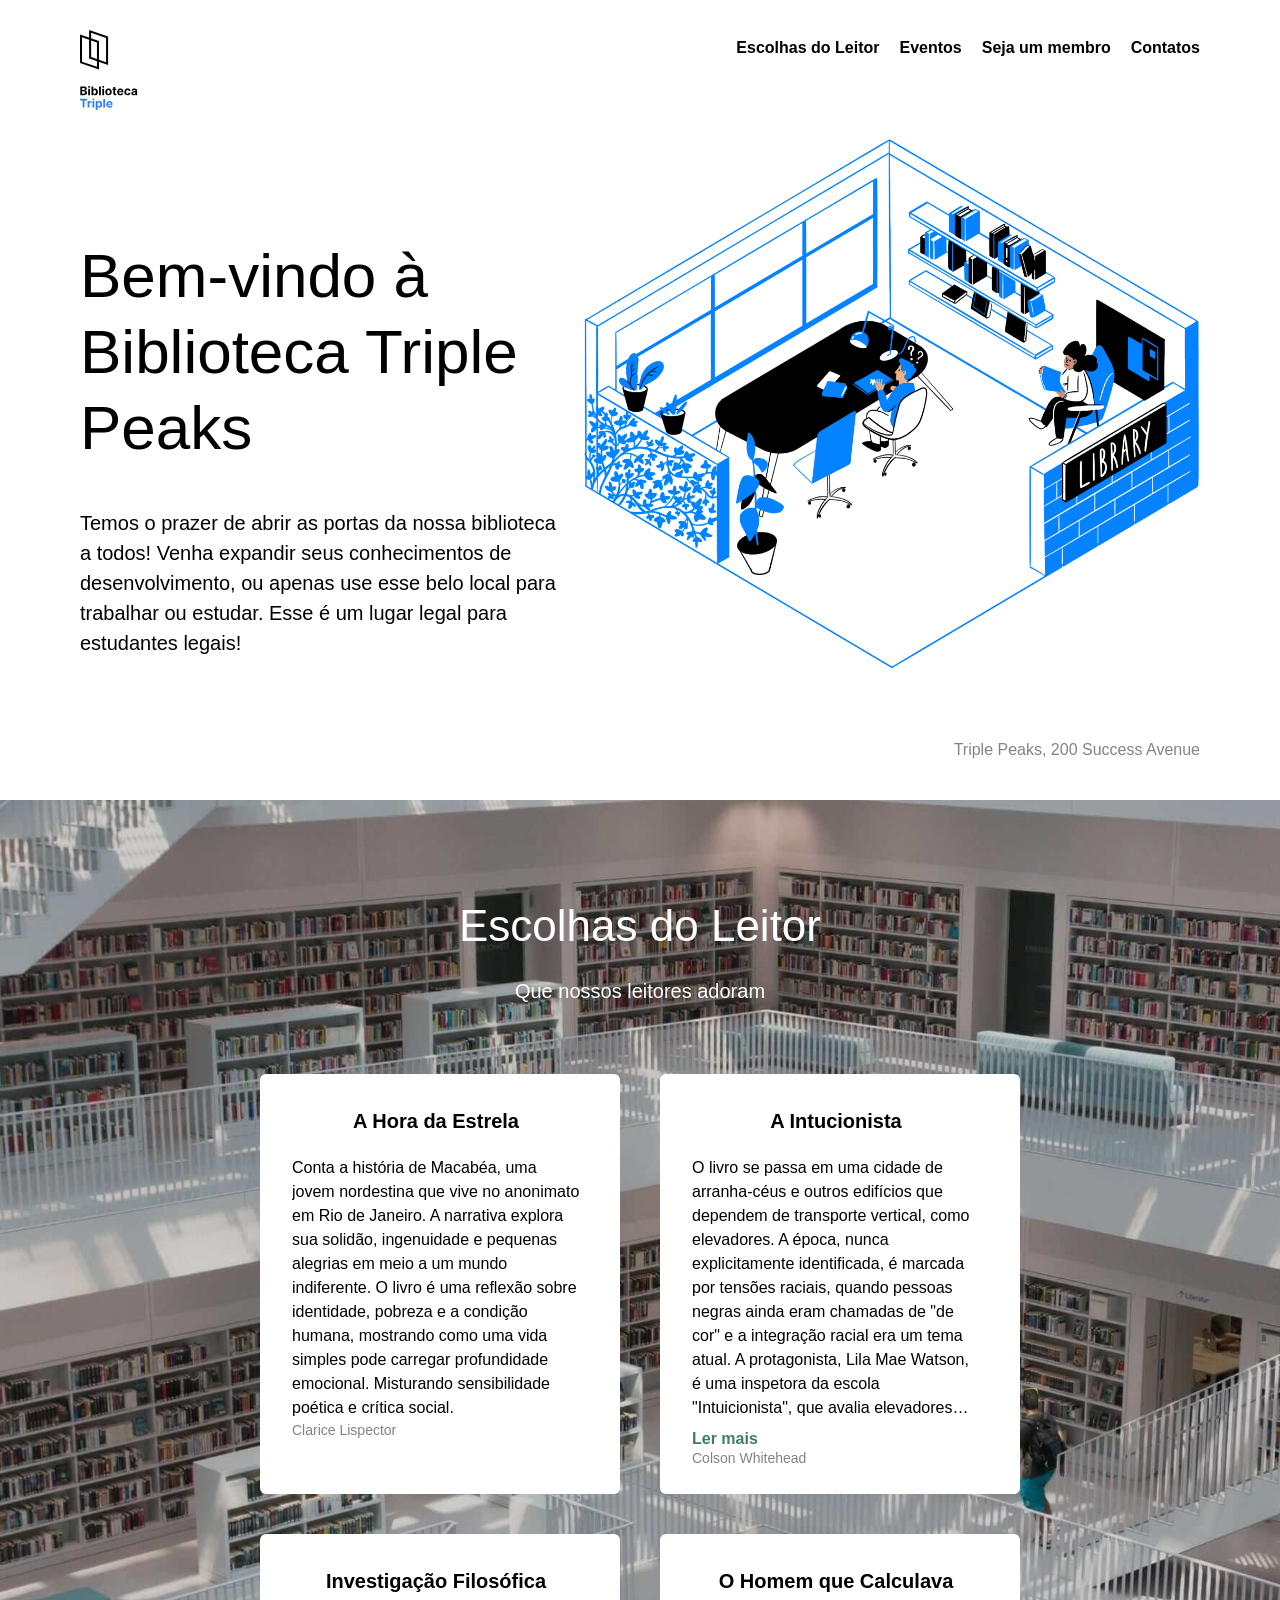
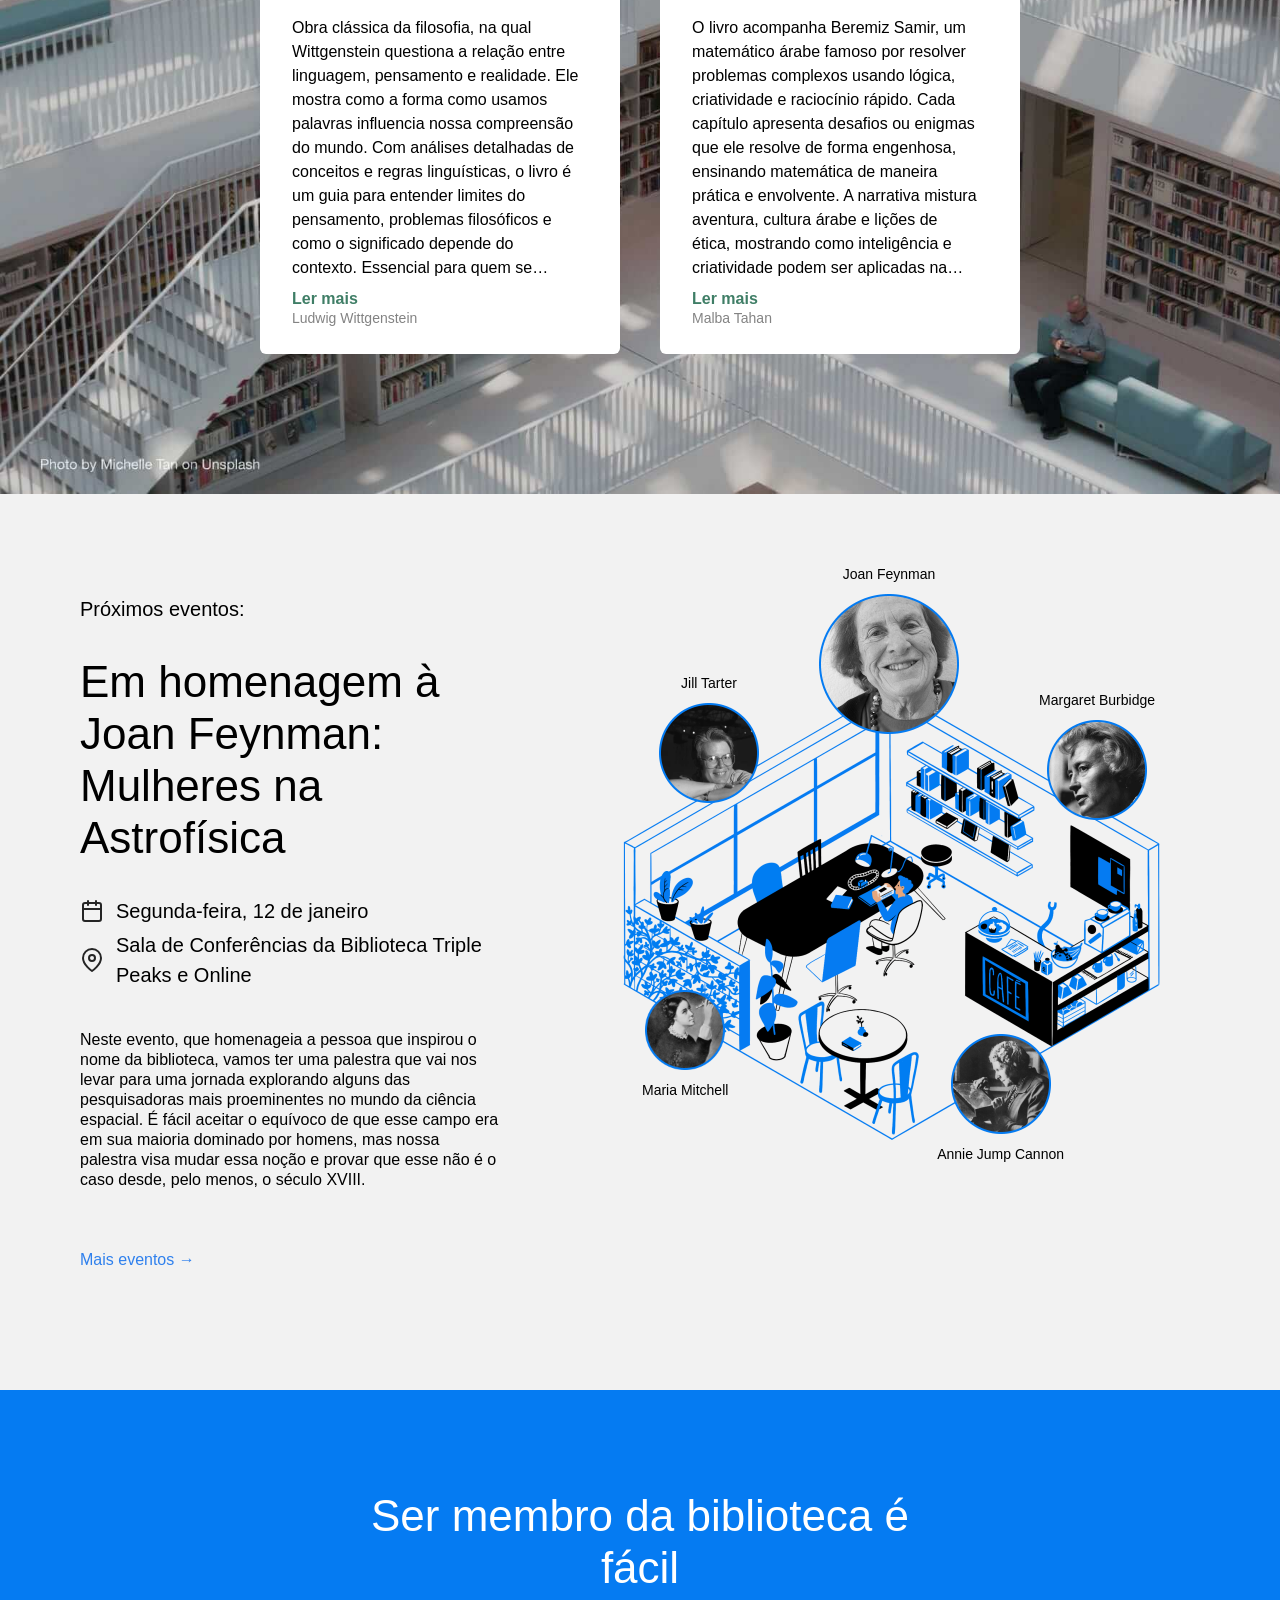
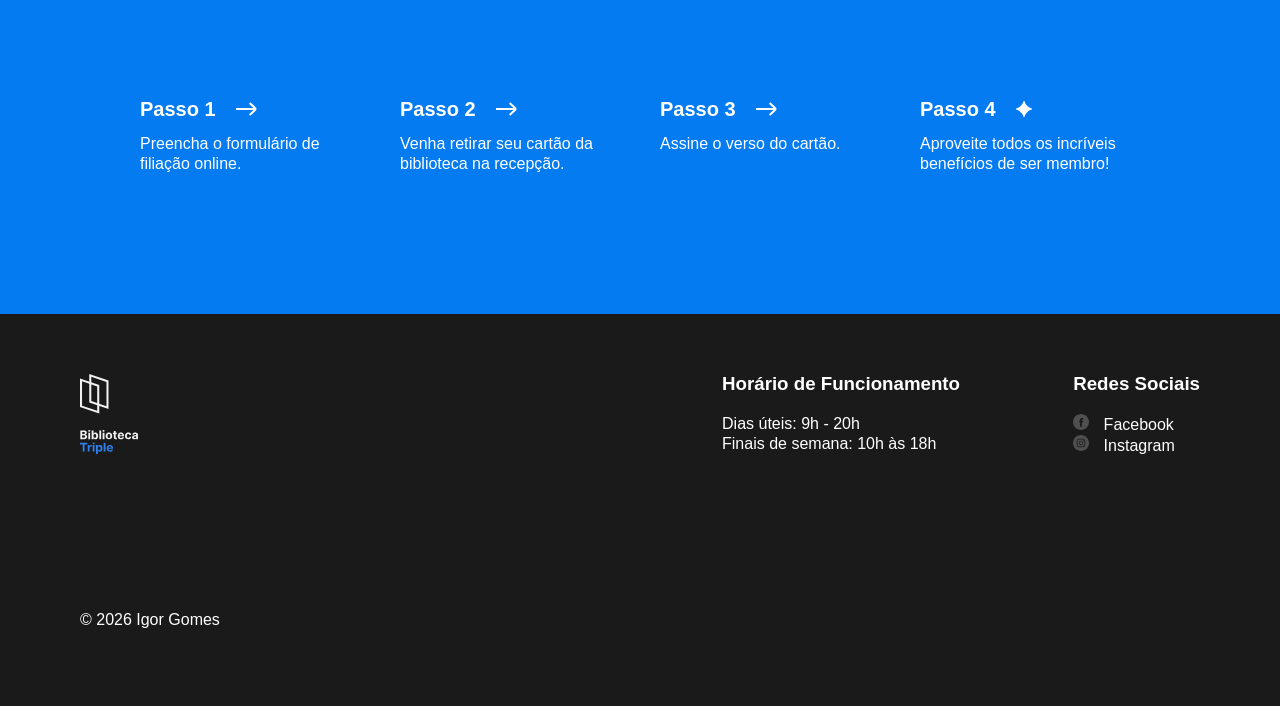
<file: index.html>
<!doctype html>
<html lang="pt">
  <head>
    <meta charset="UTF-8" />
    <meta name="viewport" content="width=device-width, initial-scale=1.0" />
    <title>Biblioteca Triple Peaks</title>
    <link rel="shortcut icon" href="favicon.ico" />
    <link rel="stylesheet" href="./vendor/normalize.css" />
    <link rel="stylesheet" href="./styles/style.css" />
  </head>

  <body>
    <div class="page">
      <header class="header">
        <nav class="nav">
          <img
            src="./images/logo.svg"
            alt="Logotipo da Biblioteca Triple Peaks"
            class="nav__logo"
          />
          <ul class="nav__links">
            <li>
              <a href="#staff" class="nav__link">Escolhas do Leitor</a>
            </li>
            <li>
              <a href="#events" class="nav__link">Eventos</a>
            </li>
            <li>
              <a href="#membership" class="nav__link">Seja um membro</a>
            </li>
            <li>
              <a href="#footer" class="nav__link">Contatos</a>
            </li>
          </ul>
        </nav>
        <div class="header__content">
          <div>
            <h1 class="header__title">Bem-vindo à Biblioteca Triple Peaks</h1>
            <p class="header__description">
              Temos o prazer de abrir as portas da nossa biblioteca a todos!
              Venha expandir seus conhecimentos de desenvolvimento, ou apenas
              use esse belo local para trabalhar ou estudar. Esse é um lugar
              legal para estudantes legais!
            </p>
          </div>
          <img
            src="./images/inside_the_library.png"
            alt="Ilustração 'Dentro da biblioteca'"
            class="header__image"
          />
        </div>
        <div class="header__footer">
          <p class="header__address">Triple Peaks, 200 Success Avenue</p>
        </div>
      </header>

      <main class="content">
        <section id="staff" class="staff">
          <h2 class="staff__title">Escolhas do Leitor</h2>
          <p class="staff__subtitle">Que nossos leitores adoram</p>
          <ul class="staff__cards">
            <li class="card">
              <div class="card__content">
                <h3 class="card__title">A Hora da Estrela</h3>
                <p class="card__text">
                  Conta a história de Macabéa, uma jovem nordestina que vive no
                  anonimato em Rio de Janeiro. A narrativa explora sua solidão,
                  ingenuidade e pequenas alegrias em meio a um mundo
                  indiferente. O livro é uma reflexão sobre identidade, pobreza
                  e a condição humana, mostrando como uma vida simples pode
                  carregar profundidade emocional. Misturando sensibilidade
                  poética e crítica social.
                </p>
                <p class="card__footer">Clarice Lispector</p>
              </div>
            </li>

            <li class="card card2">
              <div class="card__content">
                <h3 class="card__title">A Intucionista</h3>
                <p class="card__text">
                  O livro se passa em uma cidade de arranha-céus e outros
                  edifícios que dependem de transporte vertical, como
                  elevadores. A época, nunca explicitamente identificada, é
                  marcada por tensões raciais, quando pessoas negras ainda eram
                  chamadas de "de cor" e a integração racial era um tema atual.
                  A protagonista, Lila Mae Watson, é uma inspetora da escola
                  "Intuicionista", que avalia elevadores andando e intuindo seu
                  estado, ao contrário dos "Empiristas", que seguem métodos
                  tradicionais baseados em instrumentos. A obra aborda temas
                  como progresso, perfeição, ética e preconceito, mostrando como
                  escolhas individuais podem impactar sistemas maiores.
                </p>
                <button class="card__lermais">Ler mais</button>
                <p class="card__footer">Colson Whitehead</p>
              </div>
            </li>

            <li class="card">
              <div class="card__content">
                <h3 class="card__title">Investigação Filosófica</h3>
                <p class="card__text">
                  Obra clássica da filosofia, na qual Wittgenstein questiona a
                  relação entre linguagem, pensamento e realidade. Ele mostra
                  como a forma como usamos palavras influencia nossa compreensão
                  do mundo. Com análises detalhadas de conceitos e regras
                  linguísticas, o livro é um guia para entender limites do
                  pensamento, problemas filosóficos e como o significado depende
                  do contexto. Essencial para quem se interessa por lógica,
                  filosofia da linguagem e epistemologia.
                </p>
                <button class="card__lermais">Ler mais</button>
                <p class="card__footer">Ludwig Wittgenstein</p>
              </div>
            </li>

            <li class="card">
              <div class="card__content">
                <h3 class="card__title">O Homem que Calculava</h3>
                <p class="card__text">
                  O livro acompanha Beremiz Samir, um matemático árabe famoso
                  por resolver problemas complexos usando lógica, criatividade e
                  raciocínio rápido. Cada capítulo apresenta desafios ou enigmas
                  que ele resolve de forma engenhosa, ensinando matemática de
                  maneira prática e envolvente. A narrativa mistura aventura,
                  cultura árabe e lições de ética, mostrando como inteligência e
                  criatividade podem ser aplicadas na vida cotidiana para
                  resolver problemas e ajudar os outros.
                </p>
                <button class="card__lermais">Ler mais</button>
                <p class="card__footer">Malba Tahan</p>
              </div>
            </li>
          </ul>
        </section>
        <section id="events" class="events">
          <div class="events__content">
            <h2 class="events__heading">Próximos eventos:</h2>
            <h3 class="events__title">
              Em homenagem à Joan Feynman: Mulheres na Astrofísica
            </h3>
            <div class="event-info events__info-section">
              <div class="event-info__item">
                <img
                  src="./images/icon_calendar.svg"
                  alt="Calendar icon"
                  class="event-info__icon"
                />
                <p class="event-info__text">Segunda-feira, 12 de janeiro</p>
              </div>
              <div class="event-info__item">
                <img
                  src="./images/icon_pin.svg"
                  alt="Pin icon"
                  class="event-info__icon"
                />
                <p class="event-info__text">
                  Sala de Conferências da Biblioteca Triple Peaks e Online
                </p>
              </div>
            </div>
            <p class="events__description">
              Neste evento, que homenageia a pessoa que inspirou o nome da
              biblioteca, vamos ter uma palestra que vai nos levar para uma
              jornada explorando alguns das pesquisadoras mais proeminentes no
              mundo da ciência espacial. É fácil aceitar o equívoco de que esse
              campo era em sua maioria dominado por homens, mas nossa palestra
              visa mudar essa noção e provar que esse não é o caso desde, pelo
              menos, o século XVIII.
            </p>
            <a href="#" class="events__more">Mais eventos &rarr;</a>
          </div>
          <!-- Comece a criar a composição aqui -->
          <div class="events__cover">
            <img
              src="./images/cafe.png"
              alt="Pessoas em um café"
              class="events__image"
            />
            <div class="person person_name_feynman">
              <p class="person__caption">Joan Feynman</p>

              <img
                src="./images/person_feynman.png"
                alt="Joan Feynman"
                class="person__image person__image_size_l"
              />
            </div>
            <div class="person person_name_tarter">
              <p class="person__caption">Jill Tarter</p>

              <img
                src="./images/person_tarter.png"
                alt="Jill Tarter"
                class="person__image person__image_size_m"
              />
            </div>
            <div class="person person_name_burbidge">
              <p class="person__caption">Margaret Burbidge</p>

              <img
                src="./images/person_burbidge.png"
                alt="Margaret Burbidge"
                class="person__image person__image_size_m"
              />
            </div>
            <div class="person person_name_cannon">
              <img
                src="./images/person_cannon.png"
                alt="Annie Jump Cannon"
                class="person__image person__image_size_m"
              />
              <p class="person__caption">Annie Jump Cannon</p>
            </div>
            <div class="person person_name_mitchell">
              <img
                src="./images/person_mitchell.png"
                alt="Maria Mitchell"
                class="person__image person__image_size_s"
              />
              <p class="person__caption">Maria Mitchell</p>
            </div>
          </div>
        </section>
        <section id="membership" class="membership">
          <h2 class="membership__title">Ser membro da biblioteca é fácil</h2>
          <ul class="membership__steps">
            <li class="step">
              <h3 class="step__title">
                Passo 1
                <img
                  src="./images/icon_step_forward.svg"
                  alt="icon forward"
                  class="step__icon"
                />
              </h3>
              <p class="step__description">
                Preencha o formulário de filiação online.
              </p>
            </li>
            <li class="step">
              <h3 class="step__title">
                Passo 2
                <img
                  src="./images/icon_step_forward.svg"
                  alt="icon forward"
                  class="step__icon"
                />
              </h3>
              <p class="step__description">
                Venha retirar seu cartão da biblioteca na recepção.
              </p>
            </li>
            <li class="step">
              <h3 class="step__title">
                Passo 3
                <img
                  src="./images/icon_step_forward.svg"
                  alt="icon forward"
                  class="step__icon"
                />
              </h3>
              <p class="step__description">Assine o verso do cartão.</p>
            </li>
            <li class="step">
              <h3 class="step__title">
                Passo 4
                <img
                  src="./images/icon_step_finish.svg"
                  alt="icon finish"
                  class="step__icon"
                />
              </h3>
              <p class="step__description">
                Aproveite todos os incríveis benefícios de ser membro!
              </p>
            </li>
          </ul>
        </section>
      </main>
      <footer class="footer" id="footer">
        <div class="footer__columns">
          <div class="footer__column">
            <img
              src="images/logo_white.svg"
              alt="Biblioteca Triple"
              class="footer__logo"
            />
          </div>

          <div class="footer__column footer__column_content_hours">
            <h3 class="footer__column-heading">Horário de Funcionamento</h3>
            <ul class="footer__list">
              <li class="footer__list-item">Dias úteis: 9h - 20h</li>
              <li class="footer__list-item">Finais de semana: 10h às 18h</li>
            </ul>
          </div>

          <div class="footer__column footer__column_content_social">
            <h3 class="footer__column-heading">Redes Sociais</h3>
            <ul class="footer__list">
              <li class="footer__list-item">
                <a href="#" class="footer__column-link">
                  <img
                    src="./images/facebook_white.svg"
                    class="footer__social-icon"
                  />
                  Facebook
                </a>
              </li>

              <li class="footer__list-item">
                <a href="#" class="footer__column-link">
                  <img
                    src="./images/instagram_white.svg"
                    class="footer__social-icon"
                  />
                  Instagram
                </a>
              </li>
            </ul>
          </div>
        </div>

        <p class="footer__copyright">© 2026 Igor Gomes</p>
      </footer>
    </div>
    <div id="modal" class="modal">
      <div class="modal__content">
        <span class="modal__close">&times;</span>
        <p id="modal-text"></p>
      </div>
    </div>
    <script src="script.js"></script>
  </body>
</html>
</file>
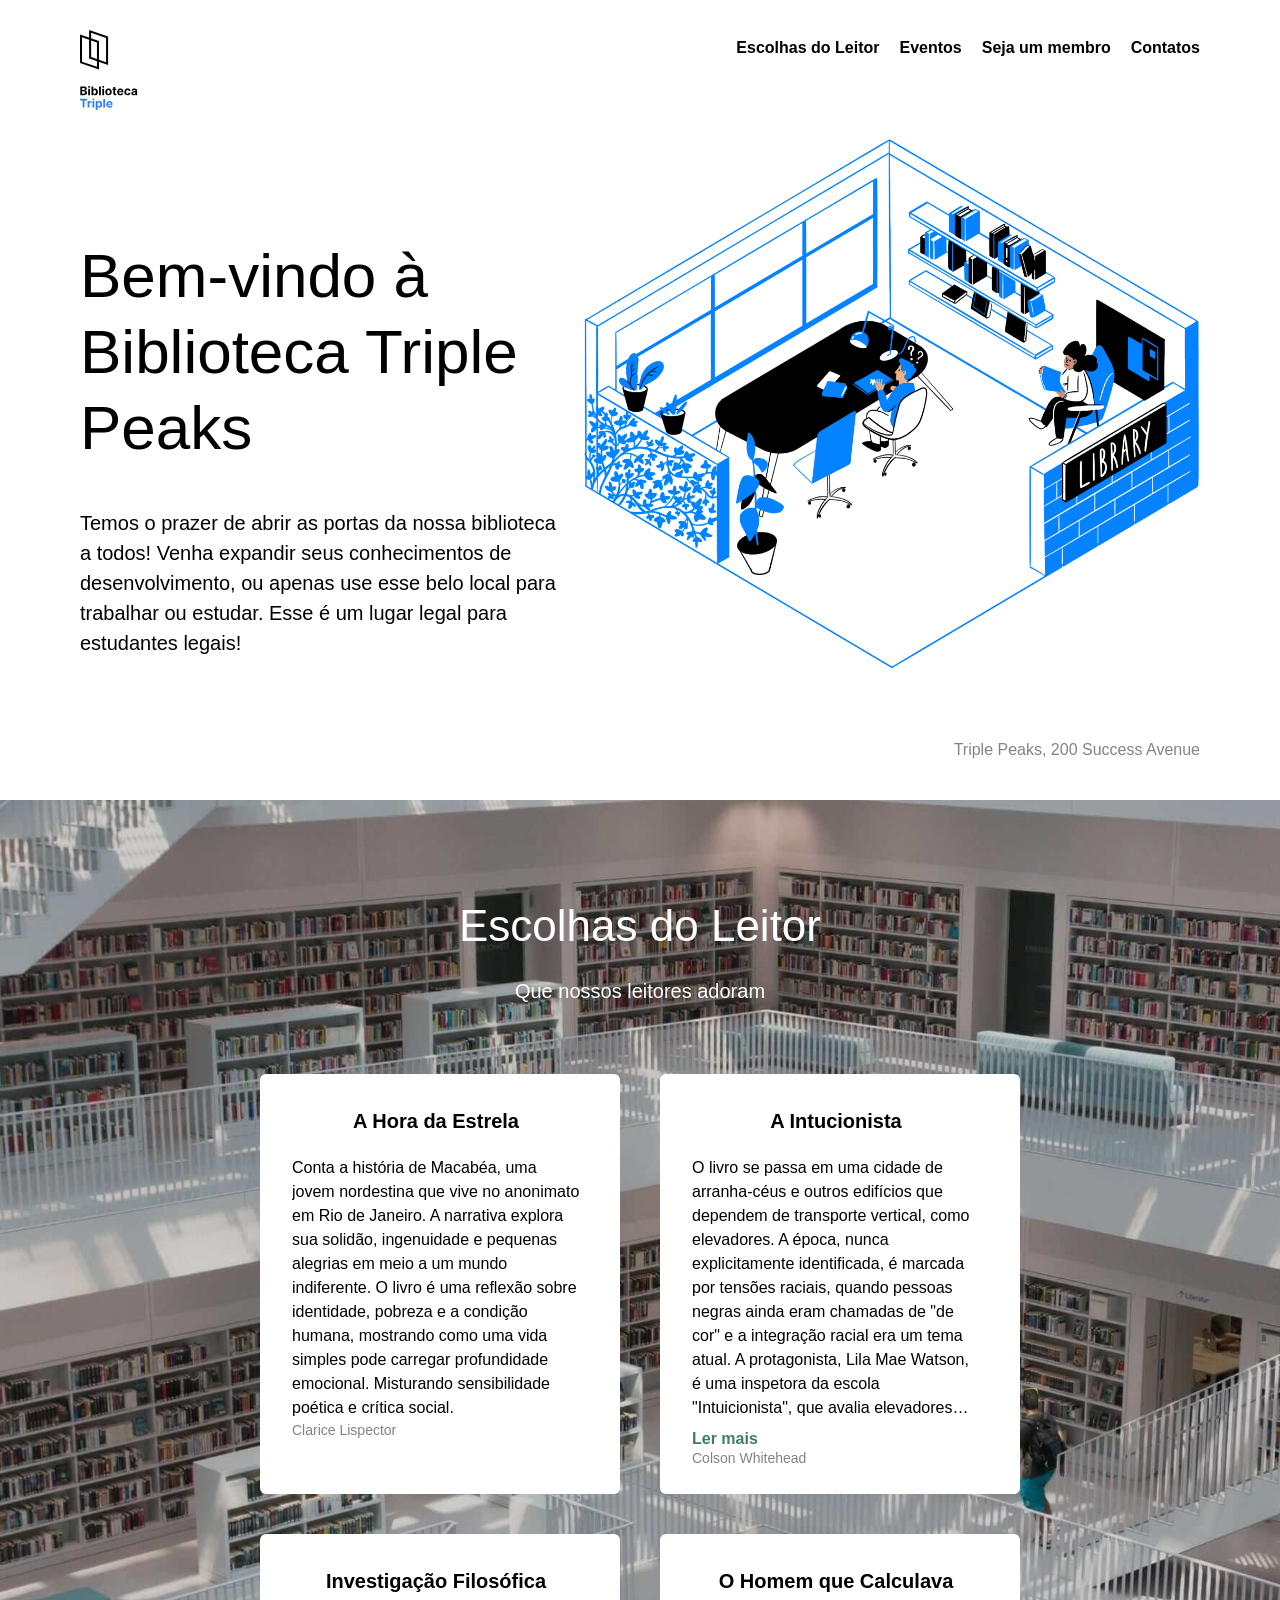
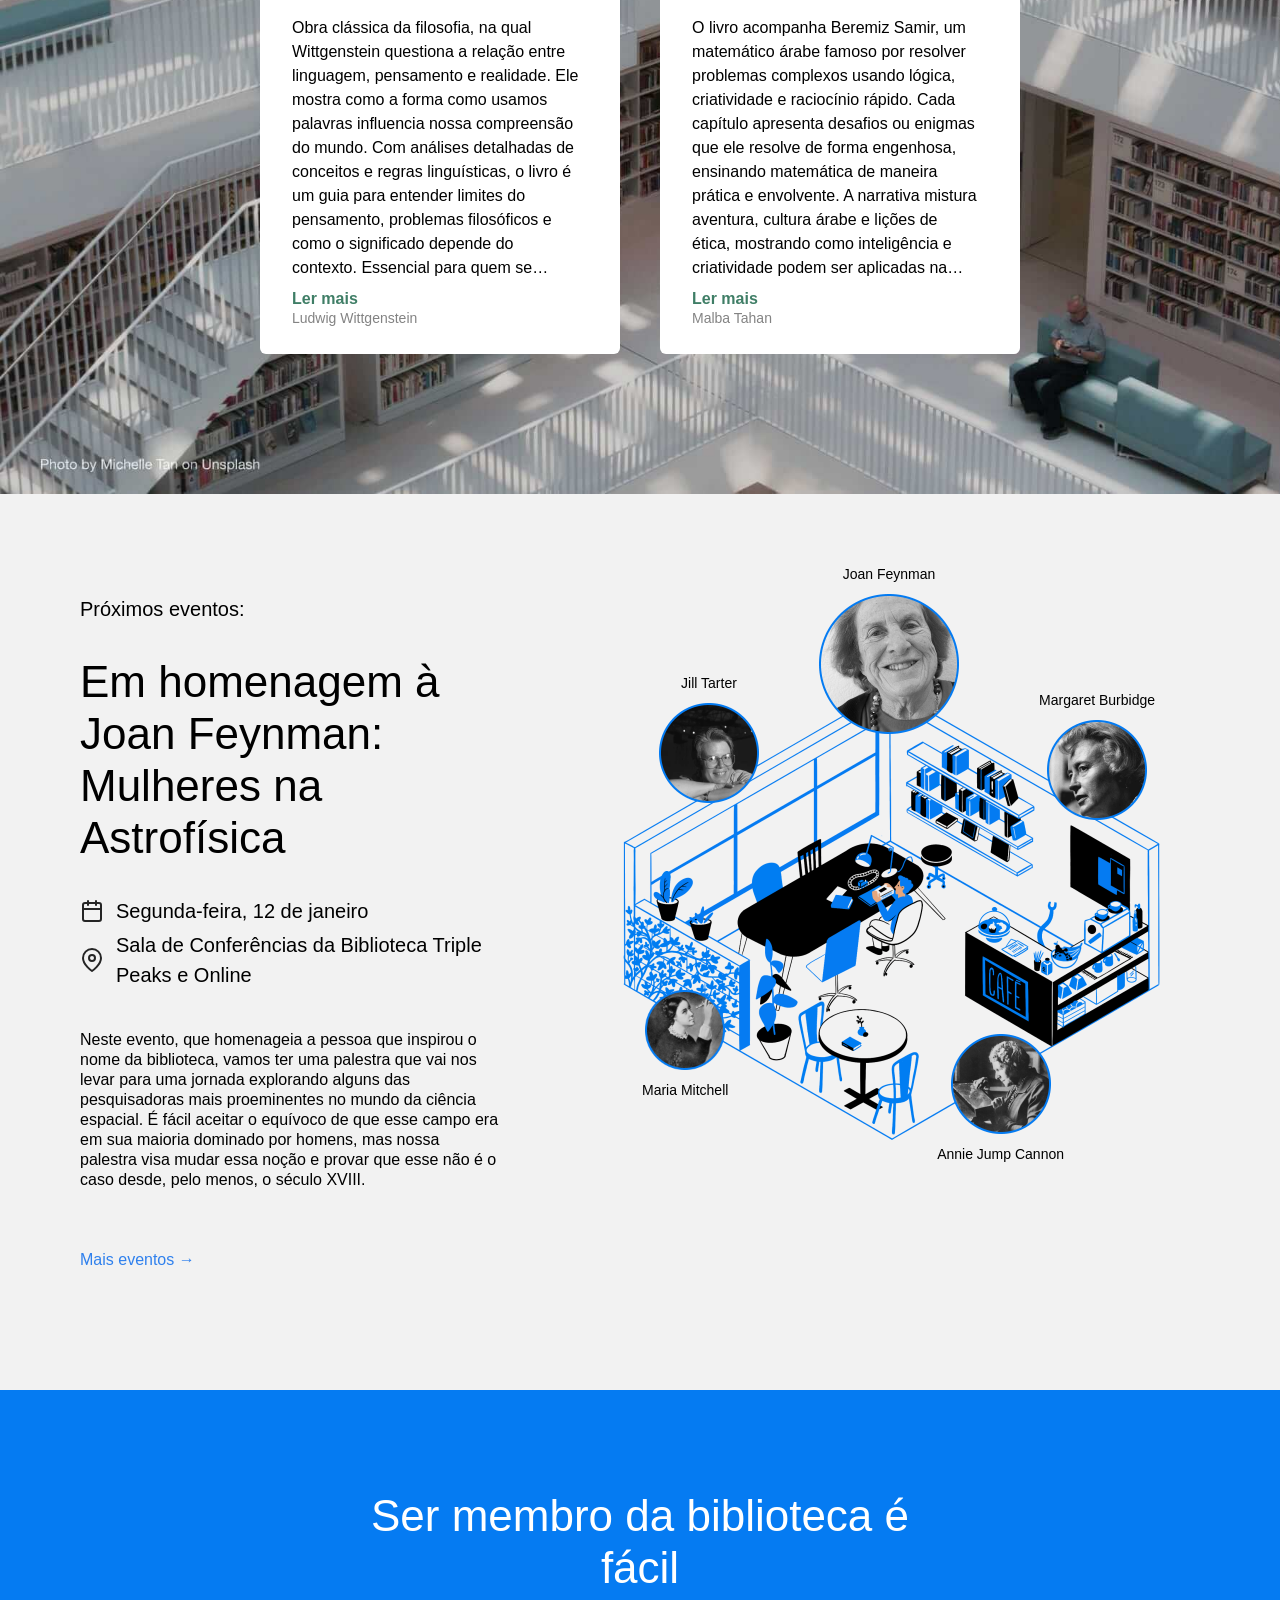
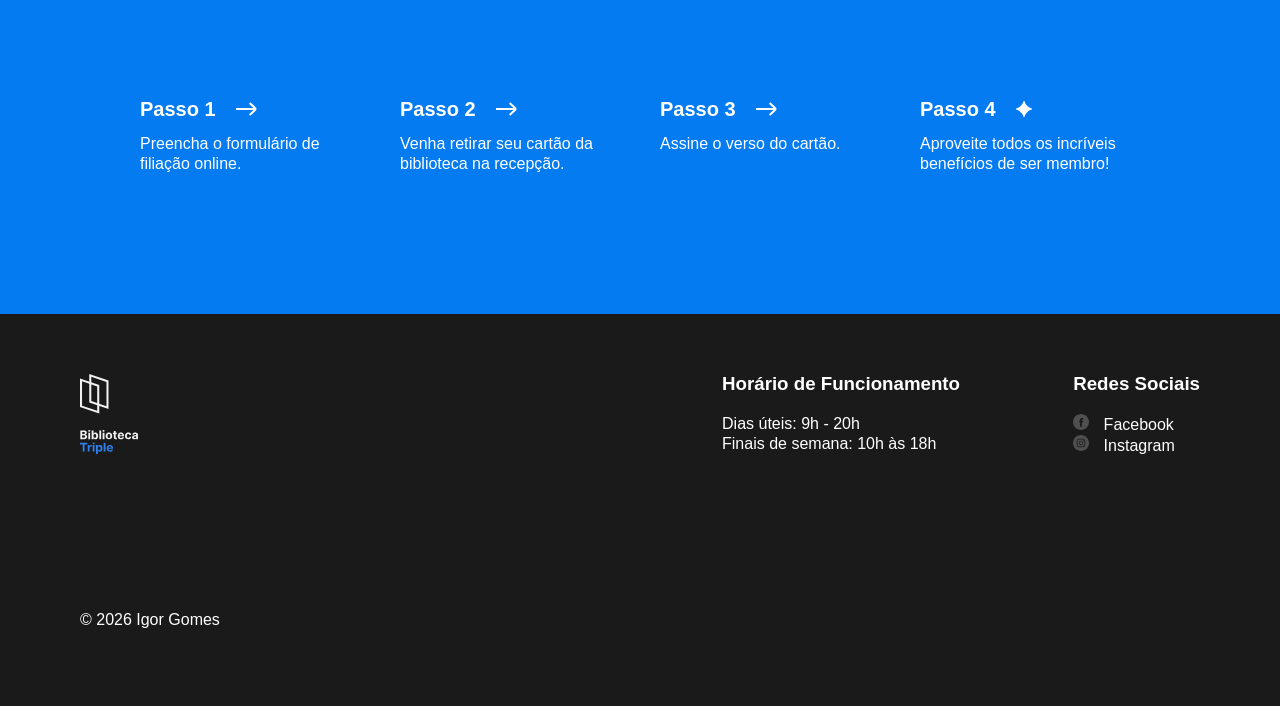
<file: .vscode/index.html>
<!doctype html>
<html lang="pt">
  <head>
    <meta charset="UTF-8" />
    <meta name="viewport" content="width=device-width, initial-scale=1.0" />
    <title>Biblioteca Triple Peaks</title>
    <link rel="shortcut icon" href="favicon.ico" />
    <link rel="stylesheet" href="./vendor/normalize.css" />
    <link rel="stylesheet" href="./styles/style.css" />
  </head>

  <body>
    <div class="page">
      <header class="header">
        <nav class="nav">
          <img
            src="./images/logo.svg"
            alt="Logotipo da Biblioteca Triple Peaks"
            class="nav__logo"
          />
          <ul class="nav__links">
            <li>
              <a href="#staff" class="nav__link">Escolhas do Leitor</a>
            </li>
            <li>
              <a href="#events" class="nav__link">Eventos</a>
            </li>
            <li>
              <a href="#membership" class="nav__link">Seja um membro</a>
            </li>
            <li>
              <a href="#contatos" class="nav__link">Contatos</a>
            </li>
          </ul>
        </nav>
        <div class="header__content">
          <div>
            <h1 class="header__title">Bem-vindo à Biblioteca Triple Peaks</h1>
            <p class="header__description">
              Temos o prazer de abrir as portas da nossa biblioteca a todos!
              Venha expandir seus conhecimentos de desenvolvimento, ou apenas
              use esse belo local para trabalhar ou estudar. Esse é um lugar
              legal para estudantes legais!
            </p>
          </div>
          <img
            src="./images/inside_the_library.png"
            alt="Ilustração 'Dentro da biblioteca'"
            class="header__image"
          />
        </div>
        <div class="header__footer">
          <p class="header__address">Triple Peaks, 200 Success Avenue</p>
        </div>
      </header>

      <main class="content">
        <section id="staff" class="staff">
          <h2 class="staff__title">Escolhas do Leitor</h2>
          <p class="staff__subtitle">Que nossos leitores adoram</p>
          <ul class="staff__cards">
            <li class="card">
              <div class="card__content">
                <h3 class="card__title">A Hora da Estrela</h3>
                <p class="card__text">
                  Conta a história de Macabéa, uma jovem nordestina que vive no
                  anonimato em Rio de Janeiro. A narrativa explora sua solidão,
                  ingenuidade e pequenas alegrias em meio a um mundo
                  indiferente. O livro é uma reflexão sobre identidade, pobreza
                  e a condição humana, mostrando como uma vida simples pode
                  carregar profundidade emocional. Misturando sensibilidade
                  poética e crítica social.
                </p>
                <p class="card__footer">Clarice Lispector</p>
              </div>
            </li>

            <li class="card card2">
              <div class="card__content">
                <h3 class="card__title">A Intucionista</h3>
                <p class="card__text">
                  O livro se passa em uma cidade de arranha-céus e outros
                  edifícios que dependem de transporte vertical, como
                  elevadores. A época, nunca explicitamente identificada, é
                  marcada por tensões raciais, quando pessoas negras ainda eram
                  chamadas de "de cor" e a integração racial era um tema atual.
                  A protagonista, Lila Mae Watson, é uma inspetora da escola
                  "Intuicionista", que avalia elevadores andando e intuindo seu
                  estado, ao contrário dos "Empiristas", que seguem métodos
                  tradicionais baseados em instrumentos. A obra aborda temas
                  como progresso, perfeição, ética e preconceito, mostrando como
                  escolhas individuais podem impactar sistemas maiores.
                </p>
                <button class="card__lermais">Ler mais</button>
                <p class="card__footer">Colson Whitehead</p>
              </div>
            </li>

            <li class="card">
              <div class="card__content">
                <h3 class="card__title">Investigação Filosófica</h3>
                <p class="card__text">
                  Obra clássica da filosofia, na qual Wittgenstein questiona a
                  relação entre linguagem, pensamento e realidade. Ele mostra
                  como a forma como usamos palavras influencia nossa compreensão
                  do mundo. Com análises detalhadas de conceitos e regras
                  linguísticas, o livro é um guia para entender limites do
                  pensamento, problemas filosóficos e como o significado depende
                  do contexto. Essencial para quem se interessa por lógica,
                  filosofia da linguagem e epistemologia.
                </p>
                <button class="card__lermais">Ler mais</button>
                <p class="card__footer">Ludwig Wittgenstein</p>
              </div>
            </li>

            <li class="card">
              <div class="card__content">
                <h3 class="card__title">O Homem que Calculava</h3>
                <p class="card__text">
                  O livro acompanha Beremiz Samir, um matemático árabe famoso
                  por resolver problemas complexos usando lógica, criatividade e
                  raciocínio rápido. Cada capítulo apresenta desafios ou enigmas
                  que ele resolve de forma engenhosa, ensinando matemática de
                  maneira prática e envolvente. A narrativa mistura aventura,
                  cultura árabe e lições de ética, mostrando como inteligência e
                  criatividade podem ser aplicadas na vida cotidiana para
                  resolver problemas e ajudar os outros.
                </p>
                <button class="card__lermais">Ler mais</button>
                <p class="card__footer">Malba Tahan</p>
              </div>
            </li>
          </ul>
        </section>
        <section id="events" class="events">
          <div class="events__content">
            <h2 class="events__heading">Próximos eventos:</h2>
            <h3 class="events__title">
              Em homenagem à Joan Feynman: Mulheres na Astrofísica
            </h3>
            <div class="event-info events__info-section">
              <div class="event-info__item">
                <img
                  src="./images/icon_calendar.svg"
                  alt="Calendar icon"
                  class="event-info__icon"
                />
                <p class="event-info__text">Segunda-feira, 12 de janeiro</p>
              </div>
              <div class="event-info__item">
                <img
                  src="./images/icon_pin.svg"
                  alt="Pin icon"
                  class="event-info__icon"
                />
                <p class="event-info__text">
                  Sala de Conferências da Biblioteca Triple Peaks e Online
                </p>
              </div>
            </div>
            <p class="events__description">
              Neste evento, que homenageia a pessoa que inspirou o nome da
              biblioteca, vamos ter uma palestra que vai nos levar para uma
              jornada explorando alguns das pesquisadoras mais proeminentes no
              mundo da ciência espacial. É fácil aceitar o equívoco de que esse
              campo era em sua maioria dominado por homens, mas nossa palestra
              visa mudar essa noção e provar que esse não é o caso desde, pelo
              menos, o século XVIII.
            </p>
            <a href="#" class="events__more">Mais eventos &rarr;</a>
          </div>
          <!-- Comece a criar a composição aqui -->
          <div class="events__cover">
            <img
              src="./images/cafe.png"
              alt="Pessoas em um café"
              class="events__image"
            />
            <div class="person person_name_feynman">
              <p class="person__caption">Joan Feynman</p>

              <img
                src="./images/person_feynman.png"
                alt="Joan Feynman"
                class="person__image person__image_size_l"
              />
            </div>
            <div class="person person_name_tarter">
              <p class="person__caption">Jill Tarter</p>

              <img
                src="./images/person_tarter.png"
                alt="Jill Tarter"
                class="person__image person__image_size_m"
              />
            </div>
            <div class="person person_name_burbidge">
              <p class="person__caption">Margaret Burbidge</p>

              <img
                src="./images/person_burbidge.png"
                alt="Margaret Burbidge"
                class="person__image person__image_size_m"
              />
            </div>
            <div class="person person_name_cannon">
              <img
                src="./images/person_cannon.png"
                alt="Annie Jump Cannon"
                class="person__image person__image_size_m"
              />
              <p class="person__caption">Annie Jump Cannon</p>
            </div>
            <div class="person person_name_mitchell">
              <img
                src="./images/person_mitchell.png"
                alt="Maria Mitchell"
                class="person__image person__image_size_s"
              />
              <p class="person__caption">Maria Mitchell</p>
            </div>
          </div>
        </section>
        <section id="membership" class="membership">
          <h2 class="membership__title">Ser membro da biblioteca é fácil</h2>
          <ul class="membership__steps">
            <li class="step">
              <h3 class="step__title">
                Passo 1
                <img
                  src="./images/icon_step_forward.svg"
                  alt="icon forward"
                  class="step__icon"
                />
              </h3>
              <p class="step__description">
                Preencha o formulário de filiação online.
              </p>
            </li>
            <li class="step">
              <h3 class="step__title">
                Passo 2
                <img
                  src="./images/icon_step_forward.svg"
                  alt="icon forward"
                  class="step__icon"
                />
              </h3>
              <p class="step__description">
                Venha retirar seu cartão da biblioteca na recepção.
              </p>
            </li>
            <li class="step">
              <h3 class="step__title">
                Passo 3
                <img
                  src="./images/icon_step_forward.svg"
                  alt="icon forward"
                  class="step__icon"
                />
              </h3>
              <p class="step__description">Assine o verso do cartão.</p>
            </li>
            <li class="step">
              <h3 class="step__title">
                Passo 4
                <img
                  src="./images/icon_step_finish.svg"
                  alt="icon finish"
                  class="step__icon"
                />
              </h3>
              <p class="step__description">
                Aproveite todos os incríveis benefícios de ser membro!
              </p>
            </li>
          </ul>
        </section>
      </main>
      <footer class="footer" id="contatos">
        <div class="footer__columns">
          <!-- Coluna 1: Logo -->
          <div class="footer__column">
            <img
              src="images/logo_white.svg"
              alt="Biblioteca Triple"
              class="footer__logo"
            />
          </div>

          <!-- Coluna 2: Horário -->
          <div class="footer__column footer__column_content_hours">
            <h3 class="footer__column-heading">Horário de Funcionamento</h3>

            <ul class="footer__list">
              <li class="footer__list-item">Dias úteis: 9h - 20h</li>
              <li class="footer__list-item">Finais de semana: 10h às 18h</li>
            </ul>
          </div>

          <!-- Coluna 3: Redes sociais -->
          <div class="footer__column footer__column_content_social">
            <h3 class="footer__column-heading">Redes Sociais</h3>

            <ul class="footer__list">
              <li class="footer__list-item">
                <a href="#" class="footer__column-link">
                  <img
                    src="./images/facebook_white.svg"
                    alt=""
                    class="footer__social-icon"
                  />
                  Facebook
                </a>
              </li>

              <li class="footer__list-item">
                <a href="#" class="footer__column-link">
                  <img
                    src="./images/instagram_white.svg"
                    alt=""
                    class="footer__social-icon"
                  />
                  Instagram
                </a>
              </li>
            </ul>
          </div>
        </div>

        <p class="footer__copyright">© 2026 Igor Gomes</p>
      </footer>
    </div>
    <div id="modal" class="modal">
      <div class="modal__content">
        <span class="modal__close">&times;</span>
        <p id="modal-text"></p>
      </div>
    </div>

    <script src="script.js"></script>
  </body>
</html>
</file>
<file: styles/style.css>
html {
  scroll-behavior: smooth;
}
.page {
  width: 100%;
  max-width: 1600px;
  margin: 0 auto;
  font-family: Arial, sans-serif;
  font-size: 16px;
  line-height: 20px;
}
.header {
  display: flex;
  flex-direction: column;
  height: 100vh;
  min-height: 720px;
  max-height: 800px;
  padding: 30px 80px 40px;
  position: relative;
  box-sizing: border-box;
}
.nav {
  display: flex;
  justify-content: space-between;
}
.nav__logo {
  height: 80px;
  width: 58px;
}
.nav__links {
  margin: 8px 0 0;
  display: flex;
  column-gap: 20px;
  list-style-type: none;
  padding: 0px;
}
.nav__link {
  color: #000000;
  text-decoration: none;
  font-weight: bold;
}
.header__content {
  display: flex;
  padding: 0px;
  justify-content: space-between;
}
.header__title {
  font-size: 62px;
  line-height: 76px;
  font-weight: 500;
  max-width: 635px;
  margin-top: 128px;
}
.header__description {
  font-size: 20px;
  line-height: 30px;
  max-width: 515px;
  margin-top: 32px;
}
.header__image {
  max-width: 636px;
}
.header__footer {
  margin-top: auto;
  width: 100%;
  display: flex;
  align-items: center;
  justify-content: flex-end;
  box-sizing: border-box;
}
.header__link {
  color: #2f80ed;
  text-decoration: none;
}
.header__address {
  margin: 0;
  color: #838383;
}
.staff {
  background-image: url("../images/staff_picks_background.jpg");
  background-size: cover;
  padding: 100px 0 140px;
}
.staff__title {
  text-align: center;
  font-size: 44px;
  line-height: 52px;
  font-weight: 400;
  margin: 0 0 24px;
  color: #ffffff;
}
.staff__subtitle {
  text-align: center;
  font-size: 20px;
  line-height: 30px;
  font-weight: 400;
  margin: 0;
  color: #ffffff;
}
.staff__cards {
  display: flex;
  flex-wrap: wrap;
  justify-content: center;
  max-width: 760px;
  list-style-type: none;
  gap: 40px;
  margin: 68px auto 0;
  padding-left: 0;
}
.events {
  padding: 100px 0 120px 80px;
  display: flex;
  align-items: start;
  justify-content: space-between;
  box-sizing: border-box;
  background-color: #f2f2f2;
}

.events__content {
  flex-basis: 580px;
}

.events__heading {
  font-size: 20px;
  font-weight: 500;
  line-height: 30px;
  margin: 0;
}

.events__title {
  font-size: 44px;
  font-weight: 500;
  line-height: 52px;
  margin: 32px 0 0;
}

.events__info-section {
  margin-top: 32px;
}

.event-info__item {
  display: flex;
  align-items: center;
  margin-bottom: 4px;
  font-weight: 500;
}

.event-info__icon {
  background-repeat: no-repeat;
  background-position: center;
  margin-right: 12px;
  width: 24px;
  height: 24px;
}

.event-info__text {
  font-size: 20px;
  font-weight: 500;
  line-height: 30px;
  margin: 0;
}

.events__description {
  margin: 40px 0 60px;
}

.events__more {
  color: #2f80ed;
  text-decoration: none;
}

.events__cover {
  position: relative;
  flex-grow: 1;
  flex-shrink: 0;
  flex-basis: 780px;
  max-width: 780px;
  position: relative;
}

.events__image {
  max-width: 100%;
}

.person {
  position: absolute;
  display: flex;
  align-items: center;
  flex-direction: column;
  gap: 10px;
}

.person_name_feynman {
  top: -30px;
  left: 319px;
}

.person_name_burbidge {
  top: 96px;
  right: 125px;
}

.person_name_cannon {
  bottom: 18px;
  right: 216px;
}

.person_name_mitchell {
  bottom: 82px;
  left: 142px;
}

.person_name_tarter {
  top: 79px;
  left: 159px;
}

.person__image {
  max-width: 100%;
}

.person__image_size_l {
  width: 140px;
}

.person__image_size_m {
  width: 100px;
}

.person__image_size_s {
  width: 80px;
}

.person__caption {
  text-align: center;
  font-size: 14px;
  margin: 0;
}
.card {
  background-color: #fff;
  border-radius: 6px;
  padding: 32px 40px 20px 32px;
  box-sizing: border-box;
  width: 360px;
  height: 420px;
}
.card__content {
  width: 100%;
  height: 100%;
  display: flex;
  flex-direction: column;
}
.card__title {
  font-size: 20px;
  line-height: 30px;
  font-weight: 700;
  margin: 0;
  text-align: center;
}
.card__text {
  display: -webkit-box;
  -webkit-box-orient: vertical;
  -webkit-line-clamp: 11;
  overflow: hidden;
  margin: 20px 0 0;
  font-size: 16px;
  line-height: 24px;
}
.card__lermais {
  margin-top: 10px;
  background: none;
  border: none;
  color: #0c5b3dc9;
  cursor: pointer;
  font-weight: bold;
  text-align: left;
  padding: 0;
}
.card__footer {
  margin: 0;
  margin-top: 0;
  font-size: 14px;
  line-height: 20px;
  color: #838383;
}
.modal {
  display: none;
  position: fixed;
  z-index: 1000;
  left: 0;
  top: 0;
  width: 100%;
  height: 100%;
  background-color: rgba(0, 0, 0, 0.5);
  justify-content: center;
  align-items: center;
}
.modal__content {
  background-color: #fff;
  padding: 20px;
  max-width: 600px;
  max-height: 80%;
  overflow-y: auto;
  border-radius: 6px;
  position: relative;
}

.modal__close {
  position: absolute;
  top: 10px;
  right: 15px;
  font-size: 28px;
  cursor: pointer;
}
.membership {
  padding: 100px 0 140px;
  background-color: #057bf2;
  color: #ffffff;
}

.membership__title {
  max-width: 574px;
  margin: 0 auto;
  text-align: center;
  font-size: 44px;
  font-weight: 500;
  line-height: 52px;
}

.membership__steps {
  list-style-type: none;
  padding: 0;
  margin: 100px 0 0;
  display: flex;
  gap: 40px;
  flex-wrap: wrap;
  justify-content: center;
}

.step {
  flex-basis: 220px;
  box-sizing: border-box;
}

.step__title {
  margin: 0;
  font-size: 20px;
  line-height: 30px;
  font-weight: 700;
  display: flex;
  align-items: center;
}

.step__icon {
  margin-left: 20px;
}

.step__description {
  margin: 10px 0 0;
}

.footer {
  position: relative;
  background-color: #1a1a1a;
  color: white;
  padding: 60px 80px;
  box-sizing: border-box;
  font-size: 16px;
  line-height: 20px;
}

.footer__columns {
  position: relative;
  height: 220px;
}

.footer__column_content_hours {
  position: absolute;
  top: 0;
  right: 240px;
}

.footer__column_content_social {
  position: absolute;
  top: 0;
  right: 0px;
}

.footer__logo {
  width: 58px;
  height: 80px;
  position: absolute;
}

.footer__column-heading {
  margin: 0 0 20px;
}

.footer__list {
  list-style-type: none;
  padding: 0;
  margin: 0;
}

.footer__list-item {
}

.footer__column-link {
  color: white;
  text-decoration: none;
}

.footer__social-icon {
  width: 16px;
  height: 16px;
  margin-right: 10px;
}

.footer__copyright {
}
</file>
<file: .vscode/styles/style.css>
html {
  scroll-behavior: smooth;
}
.page {
  width: 100%;
  max-width: 1600px;
  margin: 0 auto;
  font-family: Arial, sans-serif;
  font-size: 16px;
  line-height: 20px;
}
.header {
  display: flex;
  flex-direction: column;
  height: 100vh;
  min-height: 720px;
  max-height: 800px;
  padding: 30px 80px 40px;
  position: relative;
  box-sizing: border-box;
}
.nav {
  display: flex;
  justify-content: space-between;
}
.nav__logo {
  height: 80px;
  width: 58px;
}
.nav__links {
  margin: 8px 0 0;
  display: flex;
  column-gap: 20px;
  list-style-type: none;
  padding: 0px;
}
.nav__link {
  color: #000000;
  text-decoration: none;
  font-weight: bold;
}
.header__content {
  display: flex;
  padding: 0px;
  justify-content: space-between;
}
.header__title {
  font-size: 62px;
  line-height: 76px;
  font-weight: 500;
  max-width: 635px;
  margin-top: 128px;
}
.header__description {
  font-size: 20px;
  line-height: 30px;
  max-width: 515px;
  margin-top: 32px;
}
.header__image {
  max-width: 636px;
}
.header__footer {
  margin-top: auto;
  width: 100%;
  display: flex;
  align-items: center;
  justify-content: flex-end;
  box-sizing: border-box;
}
.header__link {
  color: #2f80ed;
  text-decoration: none;
}
.header__address {
  margin: 0;
  color: #838383;
}
.staff {
  background-image: url("../images/staff_picks_background.jpg");
  background-size: cover;
  padding: 100px 0 140px;
}
.staff__title {
  text-align: center;
  font-size: 44px;
  line-height: 52px;
  font-weight: 400;
  margin: 0 0 24px;
  color: #ffffff;
}
.staff__subtitle {
  text-align: center;
  font-size: 20px;
  line-height: 30px;
  font-weight: 400;
  margin: 0;
  color: #ffffff;
}
.staff__cards {
  display: flex;
  flex-wrap: wrap;
  justify-content: center;
  max-width: 760px;
  list-style-type: none;
  gap: 40px;
  margin: 68px auto 0;
  padding-left: 0;
}
.events {
  padding: 100px 0 120px 80px;
  display: flex;
  align-items: start;
  justify-content: space-between;
  box-sizing: border-box;
  background-color: #f2f2f2;
}

.events__content {
  flex-basis: 580px;
}

.events__heading {
  font-size: 20px;
  font-weight: 500;
  line-height: 30px;
  margin: 0;
}

.events__title {
  font-size: 44px;
  font-weight: 500;
  line-height: 52px;
  margin: 32px 0 0;
}

.events__info-section {
  margin-top: 32px;
}

.event-info__item {
  display: flex;
  align-items: center;
  margin-bottom: 4px;
  font-weight: 500;
}

.event-info__icon {
  background-repeat: no-repeat;
  background-position: center;
  margin-right: 12px;
  width: 24px;
  height: 24px;
}

.event-info__text {
  font-size: 20px;
  font-weight: 500;
  line-height: 30px;
  margin: 0;
}

.events__description {
  margin: 40px 0 60px;
}

.events__more {
  color: #2f80ed;
  text-decoration: none;
}

.events__cover {
  position: relative;
  flex-grow: 1;
  flex-shrink: 0;
  flex-basis: 780px;
  max-width: 780px;
  position: relative;
}

.events__image {
  max-width: 100%;
}

.person {
  position: absolute;
  display: flex;
  align-items: center;
  flex-direction: column;
  gap: 10px;
}

.person_name_feynman {
  top: -30px;
  left: 319px;
}

.person_name_burbidge {
  top: 96px;
  right: 125px;
}

.person_name_cannon {
  bottom: 18px;
  right: 216px;
}

.person_name_mitchell {
  bottom: 82px;
  left: 142px;
}

.person_name_tarter {
  top: 79px;
  left: 159px;
}

.person__image {
  max-width: 100%;
}

.person__image_size_l {
  width: 140px;
}

.person__image_size_m {
  width: 100px;
}

.person__image_size_s {
  width: 80px;
}

.person__caption {
  text-align: center;
  font-size: 14px;
  margin: 0;
}
.card {
  background-color: #fff;
  border-radius: 6px;
  padding: 32px 40px 20px 32px;
  box-sizing: border-box;
  width: 360px;
  height: 420px;
}
.card__content {
  width: 100%;
  height: 100%;
  display: flex;
  flex-direction: column;
}
.card__title {
  font-size: 20px;
  line-height: 30px;
  font-weight: 700;
  margin: 0;
  text-align: center;
}
.card__text {
  display: -webkit-box;
  -webkit-box-orient: vertical;
  -webkit-line-clamp: 11;
  overflow: hidden;
  margin: 20px 0 0;
  font-size: 16px;
  line-height: 24px;
}
.card__lermais {
  margin-top: 10px;
  background: none;
  border: none;
  color: #0c5b3dc9;
  cursor: pointer;
  font-weight: bold;
  text-align: left;
  padding: 0;
}
.card__footer {
  margin: 0;
  margin-top: 0;
  font-size: 14px;
  line-height: 20px;
  color: #838383;
}
.modal {
  display: none;
  position: fixed;
  z-index: 1000;
  left: 0;
  top: 0;
  width: 100%;
  height: 100%;
  background-color: rgba(0, 0, 0, 0.5);
  justify-content: center;
  align-items: center;
}
.modal__content {
  background-color: #fff;
  padding: 20px;
  max-width: 600px;
  max-height: 80%;
  overflow-y: auto;
  border-radius: 6px;
  position: relative;
}

.modal__close {
  position: absolute;
  top: 10px;
  right: 15px;
  font-size: 28px;
  cursor: pointer;
}
.membership {
  padding: 100px 0 140px;
  background-color: #057bf2;
  color: #ffffff;
}

.membership__title {
  max-width: 574px;
  margin: 0 auto;
  text-align: center;
  font-size: 44px;
  font-weight: 500;
  line-height: 52px;
}

.membership__steps {
  list-style-type: none;
  padding: 0;
  margin: 100px 0 0;
  display: flex;
  gap: 40px;
  flex-wrap: wrap;
  justify-content: center;
}

.step {
  flex-basis: 220px;
  box-sizing: border-box;
}

.step__title {
  margin: 0;
  font-size: 20px;
  line-height: 30px;
  font-weight: 700;
  display: flex;
  align-items: center;
}

.step__icon {
  margin-left: 20px;
}

.step__description {
  margin: 10px 0 0;
}

.footer {
  position: relative;
  background-color: #1a1a1a;
  color: white;
  padding: 60px 80px;
  box-sizing: border-box;
  font-size: 16px;
  line-height: 20px;
}

.footer__columns {
  position: relative;
  height: 220px;
}

.footer__column_content_hours {
  position: absolute;
  top: 0;
  right: 240px;
}

.footer__column_content_social {
  position: absolute;
  top: 0;
  right: 0px;
}

.footer__logo {
  width: 58px;
  height: 80px;
  position: absolute;
}

.footer__column-heading {
  margin: 0 0 20px;
}

.footer__list {
  list-style-type: none;
  padding: 0;
  margin: 0;
}

.footer__list-item {
}

.footer__column-link {
  color: white;
  text-decoration: none;
}

.footer__social-icon {
  width: 16px;
  height: 16px;
  margin-right: 10px;
}

.footer__copyright {
}
</file>
